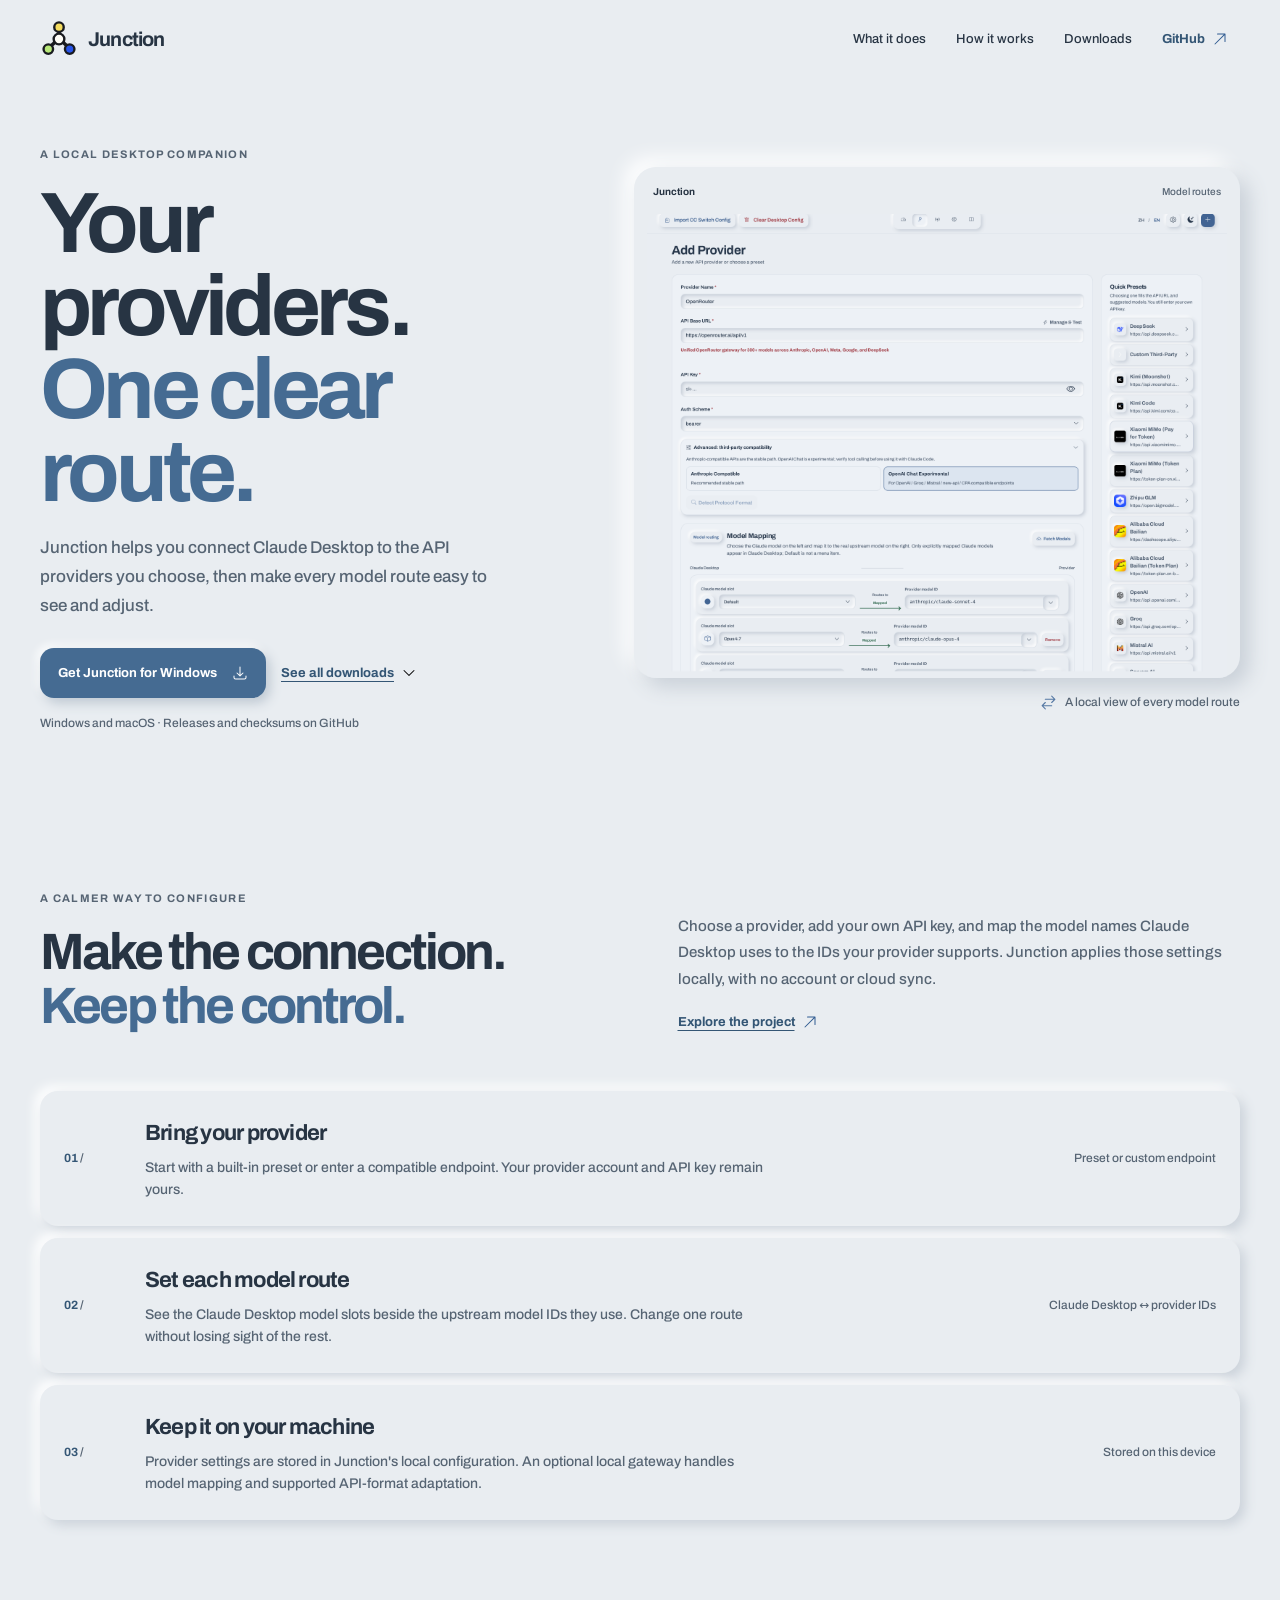
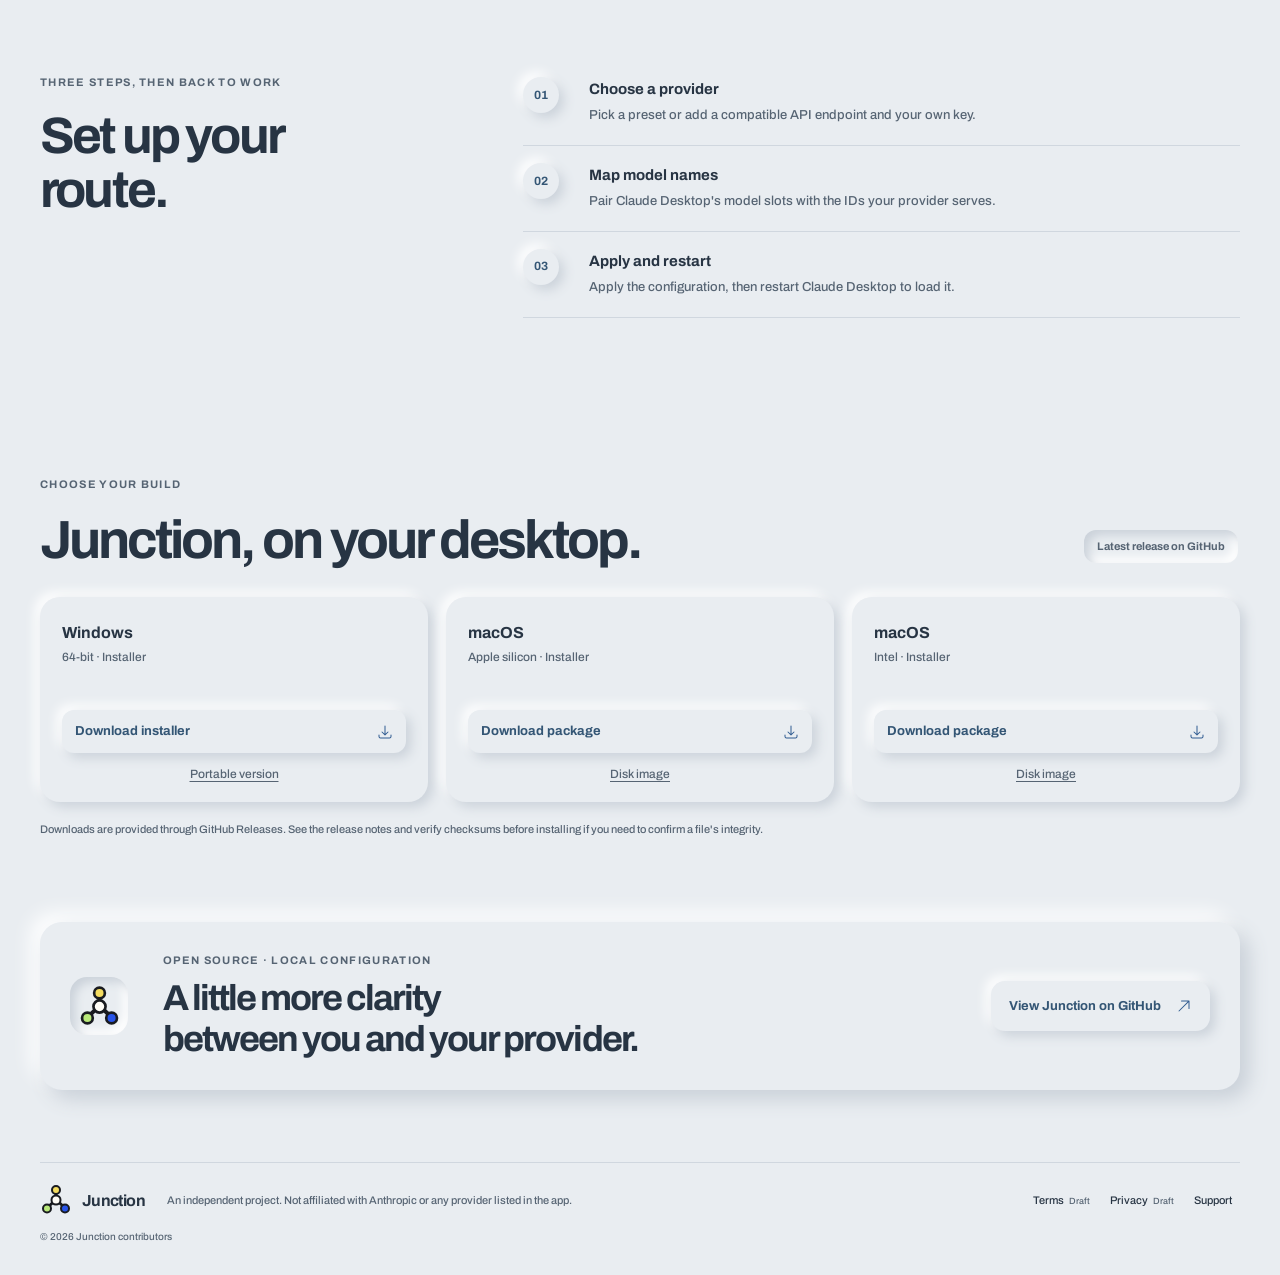
<file: site/index.html>
<!doctype html>
<html lang="en">
<head>
  <meta charset="utf-8">
  <meta name="viewport" content="width=device-width, initial-scale=1">
  <meta name="theme-color" content="#e9edf1">
  <meta name="description" content="Junction keeps Claude Desktop provider settings and model routes in one clear, local control panel.">
  <title>Junction | Your providers, in one place</title>
  <link rel="icon" href="assets/junction-mark.svg" type="image/svg+xml">
  <link rel="stylesheet" href="styles.css">
  <script src="nav.js" defer></script>
  <script src="app.js" defer></script>
</head>
<body>
  <a class="skip-link" href="#main">Skip to content</a>
  <header class="site-header">
    <div class="header-inner">
      <a class="brand" href="#top" aria-label="Junction home">
        <img src="assets/junction-mark.svg" width="38" height="38" alt="">
        <span>Junction</span>
      </a>
      <button class="menu-toggle" type="button" aria-expanded="false" aria-controls="primary-nav">
        <span class="sr-only">Toggle navigation</span><span class="menu-lines" aria-hidden="true"></span>
      </button>
      <nav id="primary-nav" class="primary-nav" aria-label="Main navigation">
        <a href="#features">What it does</a>
        <a href="#how-it-works">How it works</a>
        <a href="#downloads">Downloads</a>
        <a class="nav-github" href="https://github.com/sarang-cmd/junction" target="_blank" rel="noopener noreferrer">GitHub <img class="icon" src="assets/icons/arrow-up-right.svg" alt="" aria-hidden="true"></a>
      </nav>
    </div>
  </header>

  <main id="main">
    <section class="hero section-wrap" id="top" aria-labelledby="hero-title">
      <div class="hero-copy">
        <p class="eyebrow">A local desktop companion</p>
        <h1 id="hero-title">Your providers.<br><span>One clear route.</span></h1>
        <p class="hero-lede">Junction helps you connect Claude Desktop to the API providers you choose, then make every model route easy to see and adjust.</p>
        <div class="hero-actions">
          <a class="button button-primary" id="hero-download" href="https://github.com/sarang-cmd/junction/releases/latest" target="_blank" rel="noopener noreferrer">
            <span class="button-label">Get Junction for Windows</span><img class="icon" src="assets/icons/arrow-down-tray.svg" alt="" aria-hidden="true">
          </a>
          <a class="text-link" href="#downloads">See all downloads <img class="icon" src="assets/icons/chevron-down.svg" alt="" aria-hidden="true"></a>
        </div>
        <p class="release-note" id="release-note">Windows and macOS · Latest release</p>
      </div>
      <div class="hero-visual">
        <div class="visual-frame">
          <div class="visual-topbar" aria-hidden="true"><span>Junction</span><span>Model routes</span></div>
          <img class="product-shot" src="assets/provider-routing.png" alt="Junction's model-routing patchboard, showing provider model IDs mapped to Claude Desktop model slots">
        </div>
        <p class="visual-caption"><img class="caption-icon" src="assets/icons/arrows-right-left.svg" alt="" aria-hidden="true"> A local view of every model route</p>
      </div>
    </section>

    <section class="intro section-wrap" id="features" aria-labelledby="intro-title">
      <div class="section-heading">
        <p class="eyebrow">A calmer way to configure</p>
        <h2 id="intro-title">Make the connection.<br><span>Keep the control.</span></h2>
      </div>
      <div class="intro-copy">
        <p>Choose a provider, add your own API key, and map the model names Claude Desktop uses to the IDs your provider supports. Junction applies those settings locally, with no account or cloud sync.</p>
        <a class="text-link" href="https://github.com/sarang-cmd/junction#what-you-can-do" target="_blank" rel="noopener noreferrer">Explore the project <img class="icon" src="assets/icons/arrow-up-right.svg" alt="" aria-hidden="true"></a>
      </div>
    </section>

    <section class="feature-list section-wrap" aria-label="Junction features">
      <article class="feature-row">
        <div class="feature-index">01 <span aria-hidden="true">/</span></div>
        <div class="feature-main"><h3>Bring your provider</h3><p>Start with a built-in preset or enter a compatible endpoint. Your provider account and API key remain yours.</p></div>
        <div class="feature-aside"><span>Preset or custom endpoint</span></div>
      </article>
      <article class="feature-row">
        <div class="feature-index">02 <span aria-hidden="true">/</span></div>
        <div class="feature-main"><h3>Set each model route</h3><p>See the Claude Desktop model slots beside the upstream model IDs they use. Change one route without losing sight of the rest.</p></div>
        <div class="feature-aside"><span>Claude Desktop ↔ provider IDs</span></div>
      </article>
      <article class="feature-row">
        <div class="feature-index">03 <span aria-hidden="true">/</span></div>
        <div class="feature-main"><h3>Keep it on your machine</h3><p>Provider settings are stored in Junction's local configuration. An optional local gateway handles model mapping and supported API-format adaptation.</p></div>
        <div class="feature-aside"><span>Stored on this device</span></div>
      </article>
    </section>

    <section class="how section-wrap" id="how-it-works" aria-labelledby="how-title">
      <div class="how-heading">
        <p class="eyebrow">Three steps, then back to work</p>
        <h2 id="how-title">Set up your route.</h2>
      </div>
      <ol class="steps">
        <li><span class="step-number">01</span><div><h3>Choose a provider</h3><p>Pick a preset or add a compatible API endpoint and your own key.</p></div></li>
        <li><span class="step-number">02</span><div><h3>Map model names</h3><p>Pair Claude Desktop's model slots with the IDs your provider serves.</p></div></li>
        <li><span class="step-number">03</span><div><h3>Apply and restart</h3><p>Apply the configuration, then restart Claude Desktop to load it.</p></div></li>
      </ol>
    </section>

    <section class="downloads section-wrap" id="downloads" aria-labelledby="download-title">
      <div class="downloads-heading">
        <div><p class="eyebrow">Choose your build</p><h2 id="download-title">Junction, on your desktop.</h2></div>
        <p class="download-version" id="download-version">Latest release</p>
      </div>
      <div class="download-grid" id="download-grid" aria-live="polite">
        <article class="download-item" data-platform="windows">
          <div class="download-platform"><div><h3>Windows</h3><p>64-bit · Installer</p></div></div>
          <a class="download-link" data-asset="windows-installer" href="https://github.com/sarang-cmd/junction/releases/latest" target="_blank" rel="noopener noreferrer">Download installer <img class="icon" src="assets/icons/arrow-down-tray.svg" alt="" aria-hidden="true"></a>
          <a class="download-secondary" data-asset="windows-portable" href="https://github.com/sarang-cmd/junction/releases/latest" target="_blank" rel="noopener noreferrer">Portable version</a>
        </article>
        <article class="download-item" data-platform="mac-arm">
          <div class="download-platform"><div><h3>macOS</h3><p>Apple silicon · Installer</p></div></div>
          <a class="download-link" data-asset="mac-arm-pkg" href="https://github.com/sarang-cmd/junction/releases/latest" target="_blank" rel="noopener noreferrer">Download package <img class="icon" src="assets/icons/arrow-down-tray.svg" alt="" aria-hidden="true"></a>
          <a class="download-secondary" data-asset="mac-arm-dmg" href="https://github.com/sarang-cmd/junction/releases/latest" target="_blank" rel="noopener noreferrer">Disk image</a>
        </article>
        <article class="download-item" data-platform="mac-intel">
          <div class="download-platform"><div><h3>macOS</h3><p>Intel · Installer</p></div></div>
          <a class="download-link" data-asset="mac-intel-pkg" href="https://github.com/sarang-cmd/junction/releases/latest" target="_blank" rel="noopener noreferrer">Download package <img class="icon" src="assets/icons/arrow-down-tray.svg" alt="" aria-hidden="true"></a>
          <a class="download-secondary" data-asset="mac-intel-dmg" href="https://github.com/sarang-cmd/junction/releases/latest" target="_blank" rel="noopener noreferrer">Disk image</a>
        </article>
      </div>
      <p class="download-footnote">Downloads are provided through GitHub Releases. See the release notes and verify checksums before installing if you need to confirm a file's integrity.</p>
    </section>

    <section class="closing section-wrap" aria-labelledby="closing-title">
      <div class="closing-mark"><img src="assets/junction-mark.svg" alt="" width="49" height="49"></div>
      <div><p class="eyebrow">Open source · Local configuration</p><h2 id="closing-title">A little more clarity<br>between you and your provider.</h2></div>
      <a class="button button-secondary" href="https://github.com/sarang-cmd/junction" target="_blank" rel="noopener noreferrer">View Junction on GitHub <img class="icon" src="assets/icons/arrow-up-right.svg" alt="" aria-hidden="true"></a>
    </section>
  </main>

  <footer class="site-footer section-wrap">
    <a class="brand footer-brand" href="#top"><img src="assets/junction-mark.svg" width="30" height="30" alt=""><span>Junction</span></a>
    <p class="footer-note">An independent project. Not affiliated with Anthropic or any provider listed in the app.</p>
    <nav aria-label="Legal and project links"><a href="terms.html">Terms <span class="draft-label">Draft</span></a><a href="privacy.html">Privacy <span class="draft-label">Draft</span></a><a href="https://github.com/sarang-cmd/junction/issues" target="_blank" rel="noopener noreferrer">Support</a></nav>
    <p class="copyright">© 2026 Junction contributors</p>
  </footer>
</body>
</html>
</file>
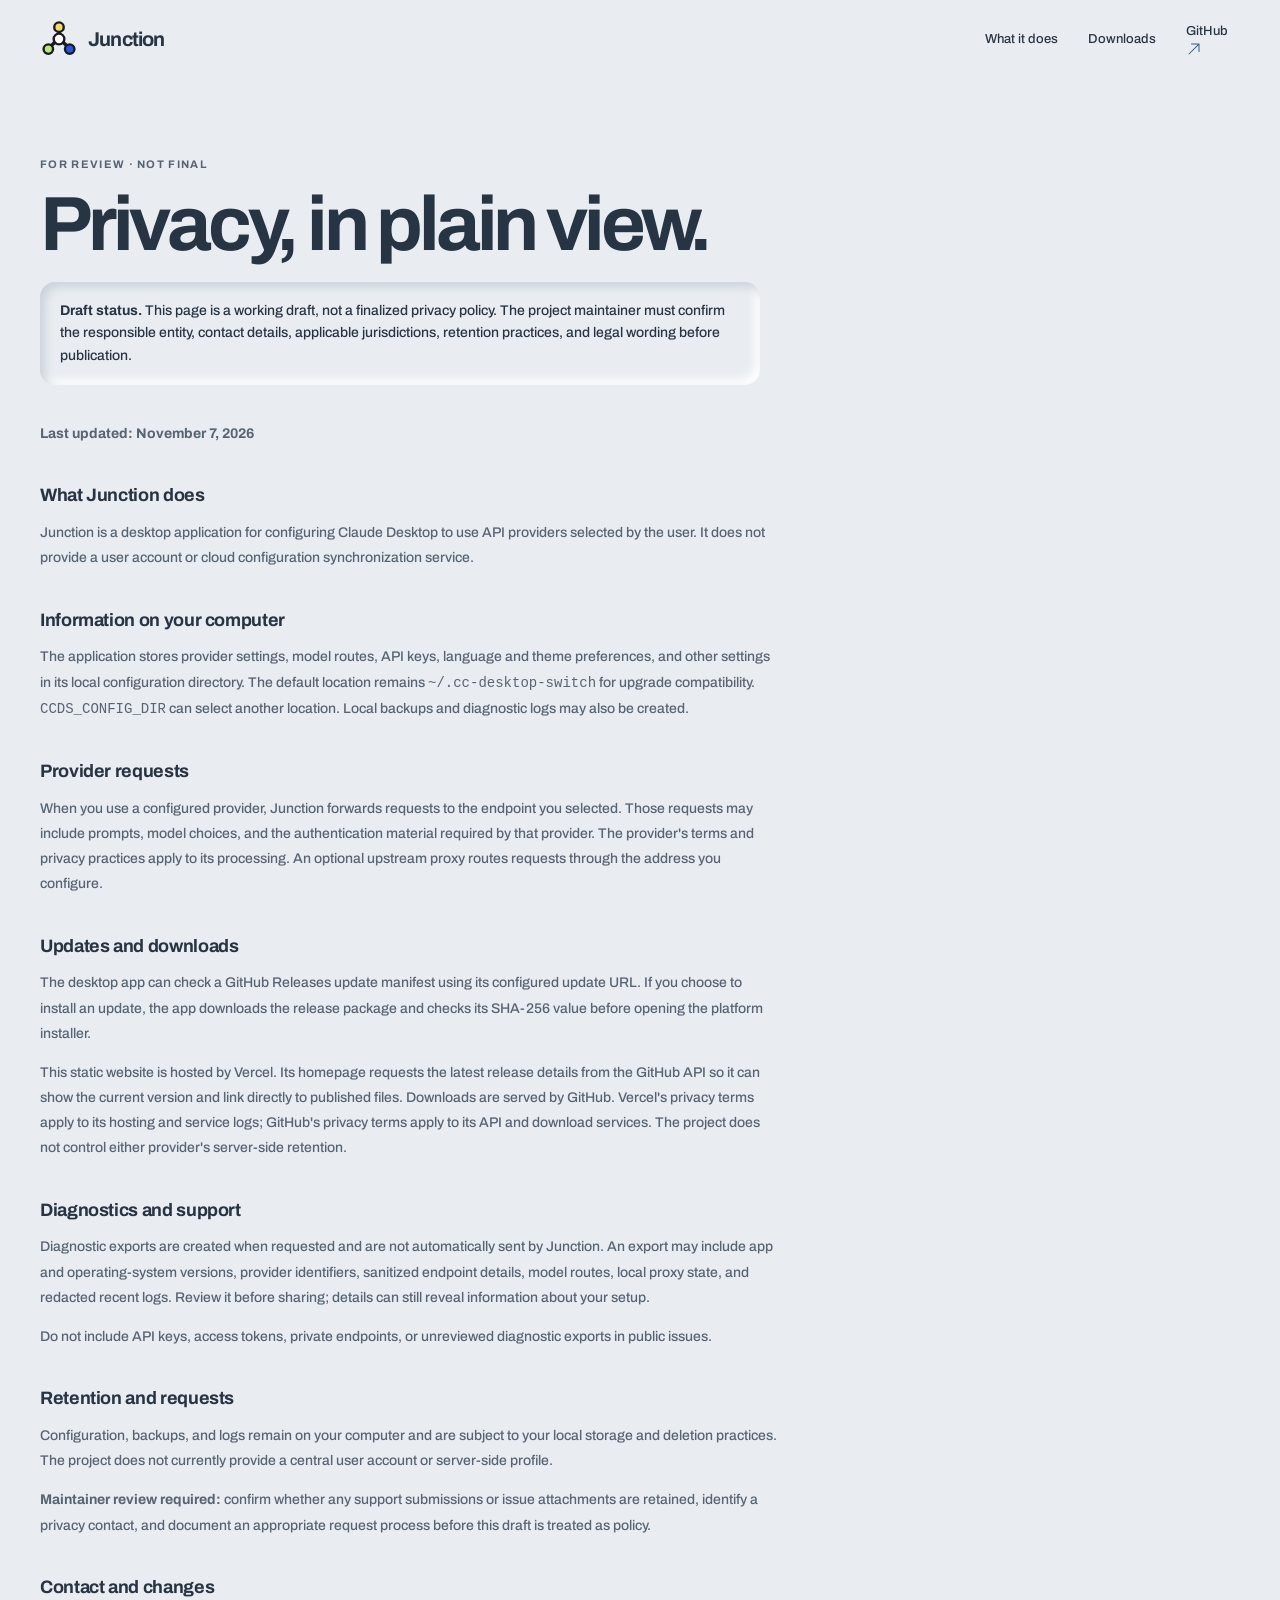
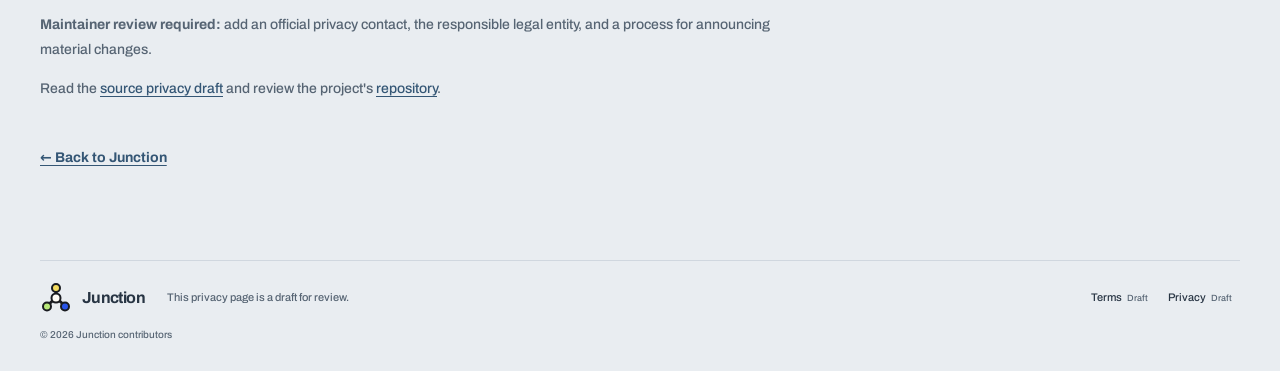
<file: site/privacy.html>
<!doctype html>
<html lang="en">
<head>
  <meta charset="utf-8"><meta name="viewport" content="width=device-width, initial-scale=1"><meta name="theme-color" content="#e9edf1">
  <meta name="description" content="Draft privacy information for Junction, pending maintainer and legal review.">
  <title>Privacy draft | Junction</title><link rel="icon" href="assets/junction-mark.svg" type="image/svg+xml"><link rel="stylesheet" href="styles.css"><script src="nav.js" defer></script>
</head>
<body>
  <a class="skip-link" href="#main">Skip to content</a>
  <header class="site-header"><div class="header-inner"><a class="brand" href="index.html"><img src="assets/junction-mark.svg" width="36" height="36" alt=""><span>Junction</span></a><button class="menu-toggle" type="button" aria-expanded="false" aria-controls="primary-nav"><span class="sr-only">Toggle navigation</span><span class="menu-lines" aria-hidden="true"></span></button><nav id="primary-nav" class="primary-nav" aria-label="Main navigation"><a href="index.html#features">What it does</a><a href="index.html#downloads">Downloads</a><a href="https://github.com/sarang-cmd/junction" target="_blank" rel="noopener noreferrer">GitHub <img class="icon" src="assets/icons/arrow-up-right.svg" alt="" aria-hidden="true"></a></nav></div></header>
  <main id="main" class="legal-page section-wrap">
    <p class="eyebrow">For review · Not final</p><h1>Privacy, in plain view.</h1>
    <p class="legal-intro"><strong>Draft status.</strong> This page is a working draft, not a finalized privacy policy. The project maintainer must confirm the responsible entity, contact details, applicable jurisdictions, retention practices, and legal wording before publication.</p>
    <div class="legal-copy">
      <p><strong>Last updated: November 7, 2026</strong></p>
      <h2>What Junction does</h2>
      <p>Junction is a desktop application for configuring Claude Desktop to use API providers selected by the user. It does not provide a user account or cloud configuration synchronization service.</p>
      <h2>Information on your computer</h2>
      <p>The application stores provider settings, model routes, API keys, language and theme preferences, and other settings in its local configuration directory. The default location remains <code>~/.cc-desktop-switch</code> for upgrade compatibility. <code>CCDS_CONFIG_DIR</code> can select another location. Local backups and diagnostic logs may also be created.</p>
      <h2>Provider requests</h2>
      <p>When you use a configured provider, Junction forwards requests to the endpoint you selected. Those requests may include prompts, model choices, and the authentication material required by that provider. The provider's terms and privacy practices apply to its processing. An optional upstream proxy routes requests through the address you configure.</p>
      <h2>Updates and downloads</h2>
      <p>The desktop app can check a GitHub Releases update manifest using its configured update URL. If you choose to install an update, the app downloads the release package and checks its SHA-256 value before opening the platform installer.</p>
      <p>This static website is hosted by Vercel. Its homepage requests the latest release details from the GitHub API so it can show the current version and link directly to published files. Downloads are served by GitHub. Vercel's privacy terms apply to its hosting and service logs; GitHub's privacy terms apply to its API and download services. The project does not control either provider's server-side retention.</p>
      <h2>Diagnostics and support</h2>
      <p>Diagnostic exports are created when requested and are not automatically sent by Junction. An export may include app and operating-system versions, provider identifiers, sanitized endpoint details, model routes, local proxy state, and redacted recent logs. Review it before sharing; details can still reveal information about your setup.</p>
      <p>Do not include API keys, access tokens, private endpoints, or unreviewed diagnostic exports in public issues.</p>
      <h2>Retention and requests</h2>
      <p>Configuration, backups, and logs remain on your computer and are subject to your local storage and deletion practices. The project does not currently provide a central user account or server-side profile.</p>
      <p><strong>Maintainer review required:</strong> confirm whether any support submissions or issue attachments are retained, identify a privacy contact, and document an appropriate request process before this draft is treated as policy.</p>
      <h2>Contact and changes</h2>
      <p><strong>Maintainer review required:</strong> add an official privacy contact, the responsible legal entity, and a process for announcing material changes.</p>
      <p>Read the <a href="https://github.com/sarang-cmd/junction/blob/main/docs/PRIVACY_POLICY_DRAFT.md">source privacy draft</a> and review the project's <a href="https://github.com/sarang-cmd/junction">repository</a>.</p>
    </div>
    <a class="legal-back" href="index.html">← Back to Junction</a>
  </main>
  <footer class="site-footer section-wrap"><a class="brand footer-brand" href="index.html"><img src="assets/junction-mark.svg" width="30" height="30" alt=""><span>Junction</span></a><p class="footer-note">This privacy page is a draft for review.</p><nav aria-label="Legal links"><a href="terms.html">Terms <span class="draft-label">Draft</span></a><a href="privacy.html" aria-current="page">Privacy <span class="draft-label">Draft</span></a></nav><p class="copyright">© 2026 Junction contributors</p></footer>
</body>
</html>
</file>
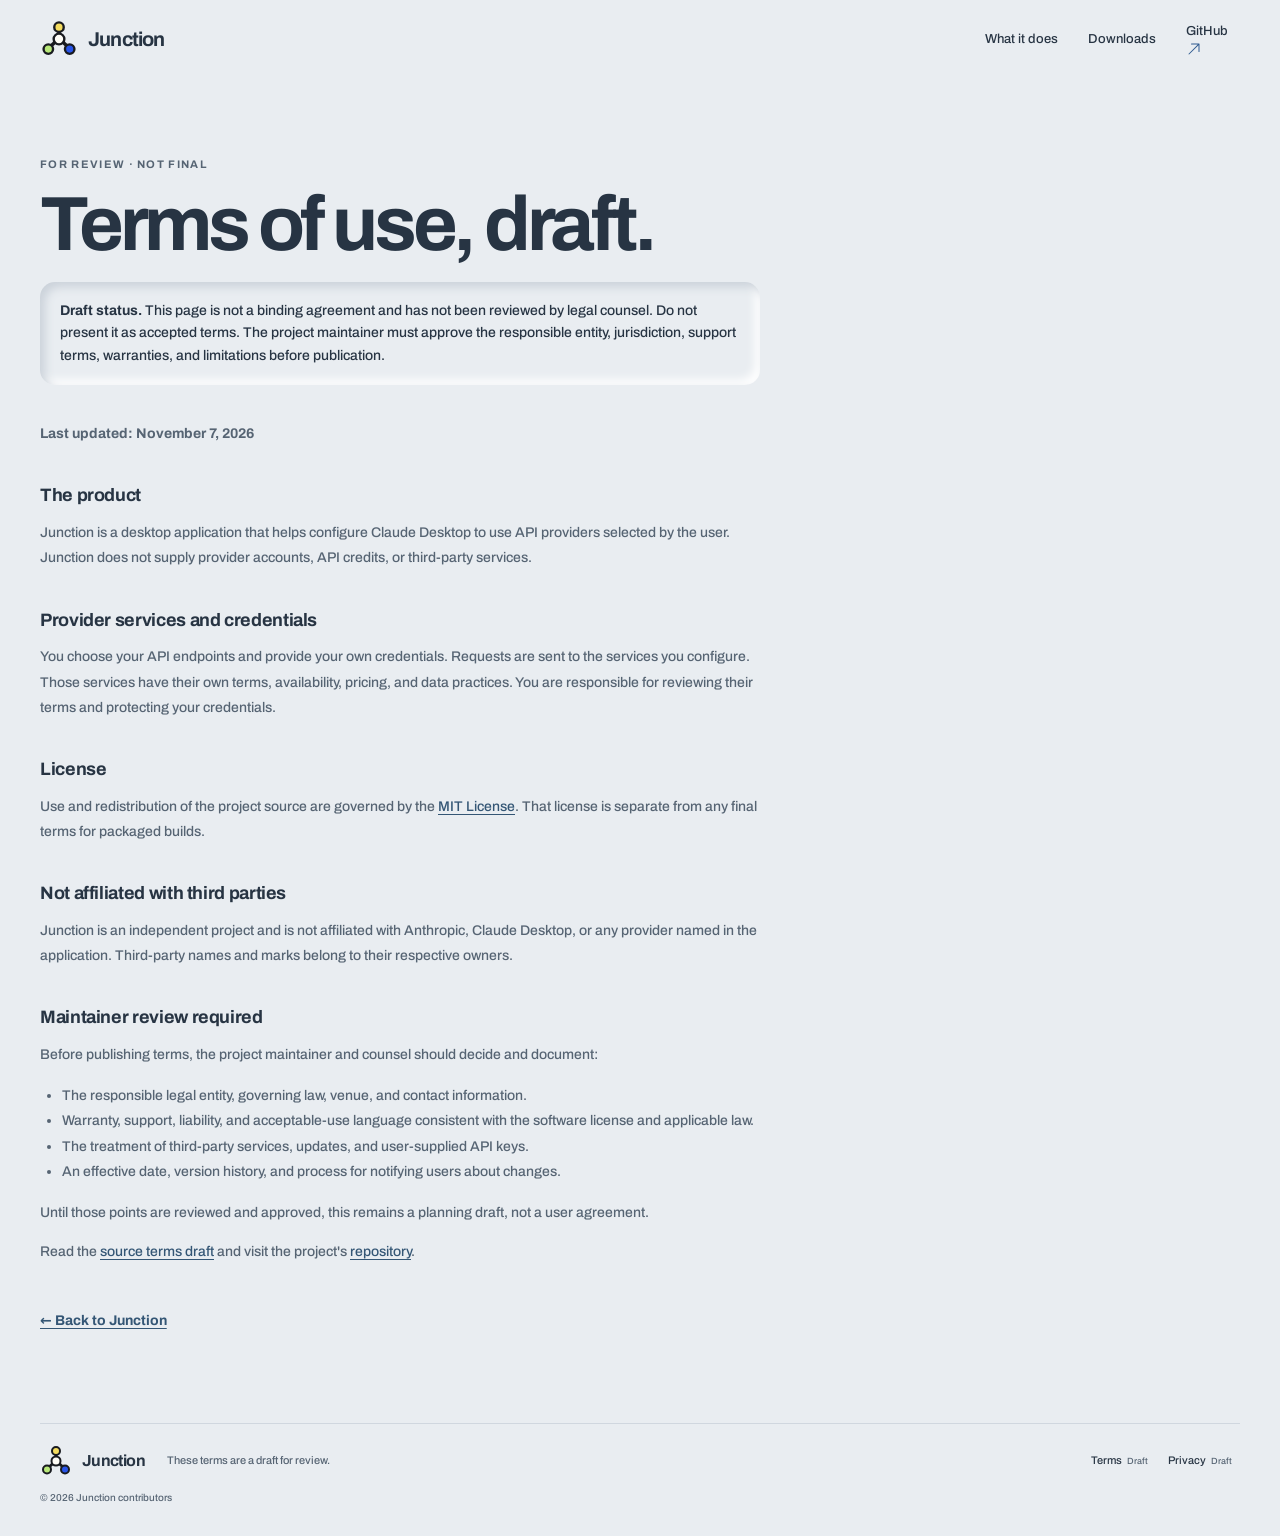
<file: site/terms.html>
<!doctype html>
<html lang="en">
<head>
  <meta charset="utf-8"><meta name="viewport" content="width=device-width, initial-scale=1"><meta name="theme-color" content="#e9edf1">
  <meta name="description" content="Draft terms information for Junction, pending maintainer and legal review.">
  <title>Terms draft | Junction</title><link rel="icon" href="assets/junction-mark.svg" type="image/svg+xml"><link rel="stylesheet" href="styles.css"><script src="nav.js" defer></script>
</head>
<body>
  <a class="skip-link" href="#main">Skip to content</a>
  <header class="site-header"><div class="header-inner"><a class="brand" href="index.html"><img src="assets/junction-mark.svg" width="36" height="36" alt=""><span>Junction</span></a><button class="menu-toggle" type="button" aria-expanded="false" aria-controls="primary-nav"><span class="sr-only">Toggle navigation</span><span class="menu-lines" aria-hidden="true"></span></button><nav id="primary-nav" class="primary-nav" aria-label="Main navigation"><a href="index.html#features">What it does</a><a href="index.html#downloads">Downloads</a><a href="https://github.com/sarang-cmd/junction" target="_blank" rel="noopener noreferrer">GitHub <img class="icon" src="assets/icons/arrow-up-right.svg" alt="" aria-hidden="true"></a></nav></div></header>
  <main id="main" class="legal-page section-wrap">
    <p class="eyebrow">For review · Not final</p><h1>Terms of use, draft.</h1>
    <p class="legal-intro"><strong>Draft status.</strong> This page is not a binding agreement and has not been reviewed by legal counsel. Do not present it as accepted terms. The project maintainer must approve the responsible entity, jurisdiction, support terms, warranties, and limitations before publication.</p>
    <div class="legal-copy">
      <p><strong>Last updated: November 7, 2026</strong></p>
      <h2>The product</h2>
      <p>Junction is a desktop application that helps configure Claude Desktop to use API providers selected by the user. Junction does not supply provider accounts, API credits, or third-party services.</p>
      <h2>Provider services and credentials</h2>
      <p>You choose your API endpoints and provide your own credentials. Requests are sent to the services you configure. Those services have their own terms, availability, pricing, and data practices. You are responsible for reviewing their terms and protecting your credentials.</p>
      <h2>License</h2>
      <p>Use and redistribution of the project source are governed by the <a href="https://github.com/sarang-cmd/junction/blob/main/LICENSE.txt">MIT License</a>. That license is separate from any final terms for packaged builds.</p>
      <h2>Not affiliated with third parties</h2>
      <p>Junction is an independent project and is not affiliated with Anthropic, Claude Desktop, or any provider named in the application. Third-party names and marks belong to their respective owners.</p>
      <h2>Maintainer review required</h2>
      <p>Before publishing terms, the project maintainer and counsel should decide and document:</p>
      <ul><li>The responsible legal entity, governing law, venue, and contact information.</li><li>Warranty, support, liability, and acceptable-use language consistent with the software license and applicable law.</li><li>The treatment of third-party services, updates, and user-supplied API keys.</li><li>An effective date, version history, and process for notifying users about changes.</li></ul>
      <p>Until those points are reviewed and approved, this remains a planning draft, not a user agreement.</p>
      <p>Read the <a href="https://github.com/sarang-cmd/junction/blob/main/docs/TERMS_DRAFT.md">source terms draft</a> and visit the project's <a href="https://github.com/sarang-cmd/junction">repository</a>.</p>
    </div>
    <a class="legal-back" href="index.html">← Back to Junction</a>
  </main>
  <footer class="site-footer section-wrap"><a class="brand footer-brand" href="index.html"><img src="assets/junction-mark.svg" width="30" height="30" alt=""><span>Junction</span></a><p class="footer-note">These terms are a draft for review.</p><nav aria-label="Legal links"><a href="terms.html" aria-current="page">Terms <span class="draft-label">Draft</span></a><a href="privacy.html">Privacy <span class="draft-label">Draft</span></a></nav><p class="copyright">© 2026 Junction contributors</p></footer>
</body>
</html>
</file>
<file: site/styles.css>
@font-face {
  font-family: "Archivo";
  src: url("assets/fonts/archivo-latin-500-normal.woff2") format("woff2");
  font-weight: 500;
  font-display: swap;
}
@font-face {
  font-family: "Archivo";
  src: url("assets/fonts/archivo-latin-700-normal.woff2") format("woff2");
  font-weight: 700;
  font-display: swap;
}
:root {
  color-scheme: light;
  --page: #e9edf1;
  --surface: #e9edf1;
  --surface-bright: #f1f4f7;
  --ink: #273443;
  --muted: #566473;
  --line: #d0d7df;
  --accent: #456b92;
  --accent-dark: #345675;
  --shadow-raised: 9px 9px 20px #c9d0d8, -9px -9px 20px #ffffff;
  --shadow-soft: 5px 5px 12px #cbd2da, -5px -5px 12px #ffffff;
  --shadow-pressed: inset 5px 5px 10px #cbd2da, inset -5px -5px 10px #ffffff;
  font-family: "Archivo", "Segoe UI", system-ui, sans-serif;
  font-synthesis: none;
  text-rendering: optimizeLegibility;
  -webkit-font-smoothing: antialiased;
  -moz-osx-font-smoothing: grayscale;
}
* { box-sizing: border-box; }
html { scroll-behavior: smooth; scroll-padding-top: 92px; background: var(--page); }
body { margin: 0; background: var(--page); color: var(--ink); font-size: 16px; line-height: 1.6; }
a { color: inherit; text-decoration-thickness: 1px; text-underline-offset: .2em; }
a:focus-visible, button:focus-visible { outline: 3px solid var(--accent-dark); outline-offset: 4px; }
button, a { -webkit-tap-highlight-color: transparent; }
img { display: block; max-width: 100%; }
.sr-only, .skip-link:not(:focus) { position: absolute; width: 1px; height: 1px; padding: 0; margin: -1px; overflow: hidden; clip: rect(0,0,0,0); white-space: nowrap; border: 0; }
.skip-link:focus { position: fixed; z-index: 20; top: 10px; left: 10px; padding: 10px 14px; border-radius: 10px; background: var(--surface-bright); color: var(--ink); box-shadow: var(--shadow-raised); }
.section-wrap, .header-inner { width: min(1200px, calc(100% - 56px)); margin-inline: auto; }
.site-header { position: sticky; z-index: 10; top: 0; background: var(--page); }
.header-inner { min-height: 78px; display: flex; align-items: center; justify-content: space-between; gap: 24px; }
.brand { display: inline-flex; align-items: center; gap: 10px; color: var(--ink); text-decoration: none; font-size: 20px; font-weight: 700; letter-spacing: -.04em; white-space: nowrap; }
.brand img { width: 38px; height: 38px; object-fit: contain; }
.primary-nav { display: flex; align-items: center; gap: 6px; }
.primary-nav a, .site-footer nav a { padding: 9px 12px; border-radius: 12px; color: var(--ink); text-decoration: none; font-size: 13px; font-weight: 500; }
.primary-nav a:hover, .site-footer nav a:hover { background: var(--surface); box-shadow: var(--shadow-pressed); }
.primary-nav .nav-github { display: inline-flex; align-items: center; gap: 7px; color: var(--accent-dark); font-weight: 700; }
.menu-toggle { display: none; width: 44px; height: 44px; border: 0; border-radius: 14px; background: var(--surface); box-shadow: var(--shadow-soft); padding: 11px; }
.menu-lines, .menu-lines::before, .menu-lines::after { display: block; width: 22px; height: 2px; border-radius: 2px; background: var(--ink); content: ""; transition: transform .16s ease; }
.menu-lines::before { transform: translateY(-7px); }
.menu-lines::after { transform: translateY(5px); }
.hero { display: grid; grid-template-columns: .94fr 1.06fr; align-items: center; min-height: 610px; gap: 56px; padding-block: 68px 82px; }
.hero-copy { max-width: 530px; }
.eyebrow { margin: 0 0 18px; color: var(--muted); font-size: 11px; font-weight: 700; letter-spacing: .12em; text-transform: uppercase; }
h1, h2, h3, p { margin-top: 0; }
h1, h2 { font-weight: 700; letter-spacing: -.055em; }
h1 { max-width: 600px; margin-bottom: 20px; font-size: clamp(3.5rem, 6.7vw, 6.2rem); line-height: .97; }
h1 span, .section-heading h2 span { color: var(--accent); }
.hero-lede { max-width: 470px; margin-bottom: 27px; color: var(--muted); font-size: 17px; line-height: 1.7; }
.hero-actions { display: flex; flex-wrap: wrap; align-items: center; gap: 15px; }
.button { min-height: 50px; display: inline-flex; align-items: center; justify-content: center; gap: 15px; padding: 0 18px; border: 0; border-radius: 14px; font-size: 13px; font-weight: 700; text-decoration: none; transition: background-color .16s ease, color .16s ease; }
.button-primary { color: #fff; background: var(--accent); box-shadow: 4px 5px 12px #bec8d2, -3px -3px 9px #ffffff; }
.button-primary:hover { color: #fff; background: var(--accent-dark); }
.button-secondary { color: var(--accent-dark); background: var(--surface); box-shadow: var(--shadow-soft); }
.button-secondary:hover { background: var(--surface-bright); }
.icon { width: 16px; height: 16px; flex: none; object-fit: contain; }
.button-primary .icon { filter: brightness(0) invert(1); }
.caption-icon { width: 17px; height: 17px; flex: none; opacity: .8; }
.text-link { display: inline-flex; align-items: center; gap: 7px; color: var(--accent-dark); font-size: 13px; font-weight: 700; text-decoration: underline; text-decoration-thickness: 1px; text-underline-offset: 4px; }
.text-link:hover { color: var(--ink); }
.release-note { margin: 16px 0 0; color: var(--muted); font-size: 12px; }
.hero-visual { width: 100%; }
.visual-frame { padding: 13px 13px 0; border-radius: 22px; background: var(--surface); box-shadow: var(--shadow-raised); overflow: hidden; }
.visual-topbar { min-height: 34px; display: flex; align-items: center; justify-content: space-between; gap: 12px; padding: 0 6px 9px; color: var(--muted); font-size: 10px; font-weight: 500; }
.visual-topbar span:first-child { color: var(--ink); font-weight: 700; }
.product-shot { width: 100%; border-radius: 13px 13px 0 0; object-fit: cover; object-position: top; }
.visual-caption { display: flex; justify-content: flex-end; align-items: center; gap: 8px; margin: 15px 0 0; color: var(--muted); font-size: 12px; }
.intro { display: grid; grid-template-columns: 1fr 1fr; gap: 75px; padding-block: 75px 58px; }
.section-heading h2, .how-heading h2 { margin: 0; font-size: clamp(2.5rem, 4vw, 4rem); line-height: 1.05; }
.intro-copy { max-width: 550px; align-self: end; }
.intro-copy p { color: var(--muted); font-size: 15px; line-height: 1.78; }
.feature-list { display: grid; gap: 12px; padding-bottom: 84px; }
.feature-row { display: grid; grid-template-columns: 56px minmax(0, 1fr) 225px; align-items: center; gap: 25px; min-height: 135px; padding: 22px 24px; border-radius: 18px; background: var(--surface); box-shadow: var(--shadow-soft); }
.feature-index { color: var(--accent-dark); font-size: 12px; font-weight: 700; }
.feature-index span { color: var(--muted); }
.feature-main h3 { margin: 0 0 5px; font-size: 22px; font-weight: 700; letter-spacing: -.035em; }
.feature-main p { max-width: 620px; margin: 0; color: var(--muted); font-size: 14px; }
.feature-aside { color: var(--muted); font-size: 12px; text-align: right; }
.how { display: grid; grid-template-columns: .72fr 1.28fr; gap: 80px; padding-block: 70px 90px; }
.how-heading h2 { max-width: 350px; }
.steps { list-style: none; margin: 0; padding: 0; }
.steps li { display: grid; grid-template-columns: 48px 1fr; gap: 18px; padding: 17px 0 19px; border-bottom: 1px solid var(--line); }
.steps li:first-child { padding-top: 3px; }
.step-number { width: 36px; height: 36px; display: grid; place-items: center; border-radius: 50%; background: var(--surface); box-shadow: var(--shadow-soft); color: var(--accent-dark); font-size: 12px; font-weight: 700; }
.steps h3 { margin: 0 0 4px; font-size: 15px; font-weight: 700; }
.steps p { max-width: 470px; margin: 0; color: var(--muted); font-size: 13px; }
.downloads { padding-block: 68px 83px; }
.downloads-heading { display: flex; align-items: end; justify-content: space-between; gap: 24px; margin-bottom: 28px; }
.downloads-heading h2 { margin: 0; font-size: clamp(2.2rem, 4.2vw, 3.5rem); line-height: 1.08; }
.download-version { margin: 0 2px 6px 0; padding: 8px 13px; border-radius: 12px; background: var(--surface); box-shadow: var(--shadow-pressed); color: var(--muted); font-size: 11px; font-weight: 700; }
.download-grid { display: grid; grid-template-columns: repeat(3, 1fr); gap: 18px; }
.download-item { min-height: 205px; display: flex; flex-direction: column; padding: 23px 22px 18px; border-radius: 20px; background: var(--surface); box-shadow: var(--shadow-soft); }
.download-platform { display: flex; align-items: center; min-height: 45px; margin-bottom: 20px; }
.download-platform h3 { margin: 0 0 2px; font-size: 16px; font-weight: 700; }
.download-platform p { margin: 0; color: var(--muted); font-size: 12px; }
.download-link { min-height: 43px; display: inline-flex; align-items: center; justify-content: space-between; gap: 12px; margin-top: auto; padding: 0 13px; border-radius: 12px; background: var(--surface); box-shadow: var(--shadow-soft); color: var(--accent-dark); font-size: 13px; font-weight: 700; text-decoration: none; }
.download-link:hover { background: var(--surface-bright); }
.download-secondary { width: fit-content; margin: 12px auto 0; color: var(--muted); font-size: 12px; font-weight: 500; text-decoration: underline; text-underline-offset: 3px; }
.download-secondary:hover { color: var(--accent-dark); }
.download-footnote { max-width: 810px; margin: 18px 0 0; color: var(--muted); font-size: 11px; line-height: 1.7; }
.closing { display: grid; grid-template-columns: 68px 1fr auto; align-items: center; gap: 25px; margin-block: 0 72px; padding: 30px; border-radius: 22px; background: var(--surface); box-shadow: var(--shadow-raised); }
.closing-mark { width: 58px; height: 58px; display: grid; place-items: center; border-radius: 17px; background: var(--surface); box-shadow: var(--shadow-pressed); }
.closing-mark img { width: 43px; height: 43px; }
.closing .eyebrow { margin-bottom: 8px; }
.closing h2 { margin: 0; font-size: clamp(1.7rem, 3vw, 2.25rem); line-height: 1.15; }
.site-footer { display: grid; grid-template-columns: auto 1fr auto; gap: 10px 22px; align-items: center; padding-block: 21px 30px; border-top: 1px solid var(--line); }
.footer-brand { font-size: 16px; }
.footer-brand img { width: 32px; height: 32px; }
.footer-note { margin: 0; color: var(--muted); font-size: 11px; }
.site-footer nav { display: flex; gap: 4px; }
.site-footer nav a { padding: 6px 8px; font-size: 11px; }
.draft-label { margin-left: 3px; color: var(--muted); font-size: 9px; }
.copyright { grid-column: 1 / -1; margin: 3px 0 0; color: var(--muted); font-size: 10px; }

/* Legal pages */
.legal-page { min-height: 65vh; padding-block: 78px 90px; }
.legal-page .eyebrow { margin-bottom: 14px; }
.legal-page h1 { max-width: 760px; font-size: clamp(3rem, 6vw, 4.8rem); }
.legal-page .legal-intro { max-width: 720px; margin-bottom: 36px; padding: 18px 20px; border-radius: 15px; background: var(--surface); box-shadow: var(--shadow-pressed); color: var(--ink); font-size: 14px; }
.legal-copy { max-width: 740px; }
.legal-copy h2 { margin: 35px 0 10px; font-size: 18px; font-weight: 700; letter-spacing: -.02em; }
.legal-copy p, .legal-copy li { color: var(--muted); font-size: 14px; line-height: 1.8; }
.legal-copy ul { padding-left: 22px; }
.legal-copy a, .legal-back { color: var(--accent-dark); }
.legal-back { display: inline-flex; margin-top: 32px; font-size: 14px; font-weight: 700; }

@media (max-width: 920px) {
  .section-wrap, .header-inner { width: min(100% - 44px, 740px); }
  .hero { grid-template-columns: 1fr; gap: 39px; padding-block: 60px 70px; }
  .hero-copy { max-width: 670px; }
  .hero-visual { max-width: 700px; margin-inline: auto; }
  .intro { gap: 42px; }
  .feature-row { grid-template-columns: 46px 1fr 190px; gap: 18px; }
  .how { gap: 42px; }
  .closing { grid-template-columns: 65px 1fr; }
  .closing .button { grid-column: 2; justify-self: start; }
}
@media (max-width: 640px) {
  .section-wrap, .header-inner { width: calc(100% - 36px); }
  .header-inner { min-height: 68px; }
  .brand { font-size: 18px; }
  .brand img { width: 34px; height: 34px; }
  .menu-toggle { display: block; }
  .primary-nav { position: absolute; top: 64px; right: 18px; left: 18px; display: none; flex-direction: column; align-items: stretch; gap: 4px; padding: 9px; border-radius: 18px; background: var(--page); box-shadow: var(--shadow-raised); }
  .primary-nav.is-open { display: flex; }
  .primary-nav a { padding: 11px 10px; }
  .primary-nav .nav-github { margin-top: 3px; }
  .hero { min-height: auto; gap: 34px; padding-block: 48px 58px; }
  .eyebrow { margin-bottom: 14px; font-size: 10px; }
  h1 { font-size: clamp(3.2rem, 14vw, 4.5rem); }
  .hero-lede { font-size: 15px; }
  .hero-actions { align-items: flex-start; flex-direction: column; gap: 15px; }
  .visual-frame { padding: 9px 9px 0; border-radius: 18px; }
  .visual-topbar { min-height: 30px; font-size: 9px; }
  .product-shot { border-radius: 10px 10px 0 0; }
  .visual-caption { margin-top: 10px; font-size: 10px; }
  .intro { grid-template-columns: 1fr; gap: 18px; padding-block: 54px 40px; }
  .section-heading h2, .how-heading h2 { font-size: 2.65rem; }
  .intro-copy p { font-size: 14px; }
  .feature-list { gap: 11px; padding-bottom: 58px; }
  .feature-row { grid-template-columns: 34px 1fr; gap: 10px; min-height: unset; padding: 19px 17px; border-radius: 15px; }
  .feature-index { padding-top: 3px; font-size: 10px; }
  .feature-main h3 { font-size: 20px; }
  .feature-main p { font-size: 13px; }
  .feature-aside { grid-column: 2; margin-top: -4px; text-align: left; font-size: 11px; }
  .how { grid-template-columns: 1fr; gap: 25px; padding-block: 53px 62px; }
  .steps li { grid-template-columns: 42px 1fr; gap: 12px; }
  .downloads { padding-block: 54px 60px; }
  .downloads-heading { align-items: flex-start; flex-direction: column; gap: 12px; margin-bottom: 21px; }
  .downloads-heading h2 { font-size: 2.6rem; }
  .download-grid { grid-template-columns: 1fr; gap: 13px; }
  .download-item { min-height: 165px; padding: 19px; border-radius: 17px; }
  .download-platform { min-height: 38px; margin-bottom: 14px; }
  .closing { grid-template-columns: 48px 1fr; gap: 14px; margin-bottom: 50px; padding: 19px 15px; border-radius: 18px; }
  .closing-mark { width: 46px; height: 46px; border-radius: 14px; }
  .closing-mark img { width: 37px; height: 37px; }
  .closing h2 { font-size: 1.55rem; }
  .closing .button { grid-column: 1 / -1; }
  .site-footer { grid-template-columns: 1fr auto; gap: 11px 8px; padding-block: 19px 26px; }
  .footer-note { grid-column: 1 / -1; grid-row: 2; }
  .site-footer nav { grid-column: 1 / -1; grid-row: 3; flex-wrap: wrap; }
  .copyright { grid-row: 4; }
  .legal-page { padding-block: 55px 67px; }
  .legal-page h1 { font-size: 3.1rem; }
  .legal-page .legal-intro { padding: 15px 16px; }
}
@media (prefers-reduced-motion: reduce) {
  *, *::before, *::after { scroll-behavior: auto !important; animation-duration: .01ms !important; animation-iteration-count: 1 !important; transition-duration: .01ms !important; }
}
</file>
